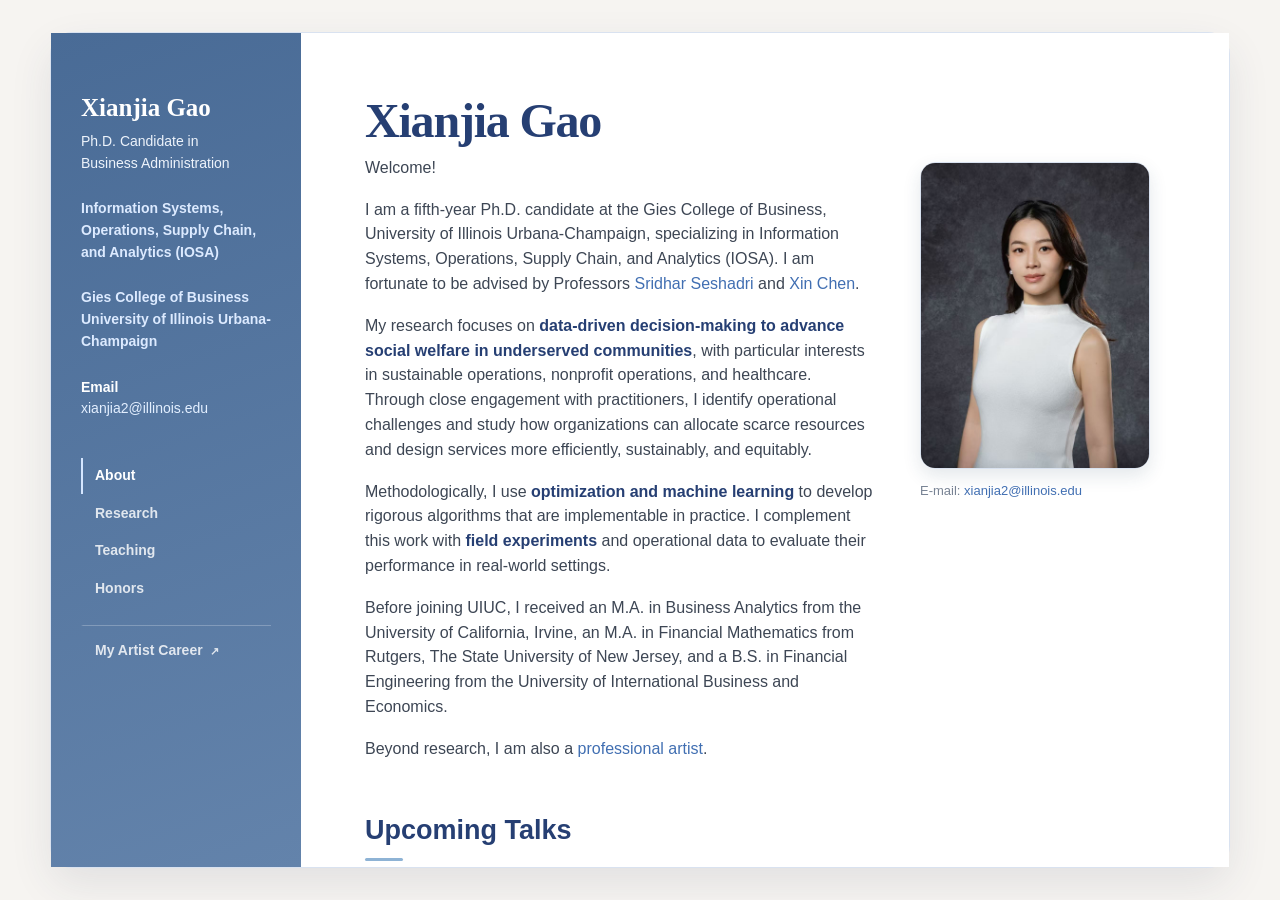
<file: index.html>
<!doctype html>
<html lang="en">
<head>
  <meta charset="utf-8">
  <meta name="viewport" content="width=device-width, initial-scale=1">
  <meta name="description" content="Xianjia Gao — Ph.D. candidate in Information Systems, Operations, Supply Chain, and Analytics at the University of Illinois Urbana-Champaign.">
  <title>Xianjia Gao</title>
  <link rel="stylesheet" href="styles.css">
</head>
<body>
  <a class="skip-link" href="#main">Skip to content</a>

  <header class="site-header">
    <div class="sidebar-inner">
      <a class="sidebar-name" href="#about">Xianjia Gao</a>
      <p class="sidebar-title">Ph.D. Candidate in<br>Business Administration</p>
      <p class="sidebar-field">Information Systems, Operations, Supply Chain, and Analytics (IOSA)</p>
      <p class="sidebar-school">Gies College of Business<br>University of Illinois Urbana-Champaign</p>
      <p class="sidebar-contact"><strong>Email</strong><br><a href="mailto:xianjia2@illinois.edu">xianjia2@illinois.edu</a></p>

      <nav class="nav" aria-label="Primary navigation">
        <a class="active" href="#about">About</a>
        <a href="#research">Research</a>
        <a href="#teaching">Teaching</a>
        <a href="#honors">Honors</a>
        <a class="nav-page-link" href="beyond-research.html">My Artist Career <span aria-hidden="true">↗</span></a>
      </nav>
    </div>
  </header>

  <main id="main" class="page">
    <section id="about" class="about section-anchor">
      <h1>Xianjia Gao</h1>

      <div class="profile-layout">
        <div class="intro-copy">
          <p>Welcome!</p>
          <p>
            I am a fifth-year Ph.D. candidate at the Gies College of Business, University of Illinois
            Urbana-Champaign, specializing in Information Systems, Operations, Supply Chain, and Analytics
            (IOSA). I am fortunate to be advised by Professors
            <a href="https://giesbusiness.illinois.edu/profile/sridhar-seshadri" target="_blank" rel="noreferrer">Sridhar Seshadri</a>
            and <a href="https://www.isye.gatech.edu/users/xin-chen" target="_blank" rel="noreferrer">Xin Chen</a>.
          </p>
          <p>
            My research focuses on <strong>data-driven decision-making to advance social welfare in underserved
            communities</strong>, with particular interests in sustainable operations, nonprofit operations, and
            healthcare. Through close engagement with practitioners, I identify operational challenges and study
            how organizations can allocate scarce resources and design services more efficiently, sustainably, and
            equitably.
          </p>
          <p>
            Methodologically, I use <strong>optimization and machine learning</strong> to develop rigorous algorithms
            that are implementable in practice. I complement this work with <strong>field experiments</strong> and
            operational data to evaluate their performance in real-world settings.
          </p>
          <p>
            Before joining UIUC, I received an M.A. in Business Analytics from the University of California,
            Irvine, an M.A. in Financial Mathematics from Rutgers, The State University of New Jersey, and a
            B.S. in Financial Engineering from the University of International Business and Economics.
          </p>
          <p>Beyond research, I am also a <a href="beyond-research.html">professional artist</a>.</p>
        </div>

        <aside class="profile-aside" aria-label="Contact information">
          <img class="headshot" src="assets/headshot.jpg" alt="Portrait of Xianjia Gao">
          <p>E-mail: <a href="mailto:xianjia2@illinois.edu">xianjia2@illinois.edu</a></p>
        </aside>
      </div>

      <div class="talks">
        <h2>Upcoming Talks</h2>
        <p><strong>2026 INFORMS Annual Meeting</strong></p>
        <ul>
          <li>
            <em>Nudging Nutrition and Reducing Waste: A Data-Driven Dynamic Point System for Client-Choice Food Pantries</em><br>
            Sunday, November 1, 3:21–3:39 PM · Moscone South–207 (Level 2)
          </li>
          <li>
            <em>Algorithmic Replenishment for Healthcare Equity: A Field Experiment in Remote Pharmaceutical Supply Chains</em><br>
            Monday, November 2, 8:54–9:12 AM · Moscone South–301 (Level 3)
          </li>
        </ul>
      </div>
    </section>

    <section id="research" class="content-section section-anchor">
      <h2>Research</h2>

      <article class="publication">
        <p class="paper-type">Accepted Paper</p>
        <h3>A Decision-Support Framework for Food Bank Operations: Overcoming Waste and Uncertainty in Food Distribution</h3>
        <p>Xianjia Gao and Xin Chen</p>
        <p><em>Forthcoming at <span class="journal-name">Manufacturing &amp; Service Operations Management (MSOM)</span></em></p>
        <p><a href="https://papers.ssrn.com/sol3/papers.cfm?abstract_id=5455454" target="_blank" rel="noreferrer">SSRN</a></p>
        <details class="paper-abstract">
          <summary>Abstract</summary>
          <div class="abstract-copy">
            <p>
              Food banks face the operational challenge of allocating uncertain and perishable donations across
              partner agencies while balancing effectiveness, efficiency, and equity. Effectiveness reflects
              nutritional value and freshness relative to agency needs, efficiency reflects waste minimization, and
              equity reflects fair distribution. Standard myopic allocation rules are not designed to manage these
              objectives jointly. We formulate the allocation problem as a dynamic program and use a fluid relaxation
              to derive two implementable policies: a static Scaled Fluid (SF) policy and an adaptive Re-Optimized
              (ReOPT) policy. We prove that both policies are asymptotically optimal, with regret scaling as
              O(√N) in the system size N. Using synthetic data and operational data from the Food Bank of the
              Southern Tier, we show that SF and ReOPT outperform standard benchmarks, including proportional
              allocation, max-min fair rationing, FIFO, and myopic fill, across a range of cost structures and
              donation-age profiles. The two policies provide food bank managers with different complexity levels.
              SF requires only a one-time linear program and is suitable when analytical infrastructure is limited,
              whereas ReOPT adapts through repeated reoptimization when real-time computation is available. The
              preferred policy depends primarily on the shelf-life composition of the donation stream.
            </p>
          </div>
        </details>
      </article>

      <article class="publication">
        <p class="paper-type">Working Paper</p>
        <h3>Nudging Nutrition and Reducing Waste: A Data-Driven Dynamic Point System for Client-Choice Food Pantries</h3>
        <p>Xianjia Gao, Xin Chen, Sridhar Seshadri, and Tammy Leonard</p>
        <p><em>Draft available upon request</em></p>
        <details class="paper-abstract">
          <summary>Abstract</summary>
          <div class="abstract-copy">
            <p>
              Client-choice food pantries allow households to select foods according to their own needs and
              preferences, often using a fixed point budget. Yet in the current practice, point prices typically remain
              unchanged even as donated supply and inventory vary substantially over time. We study how a pantry
              should jointly adjust point prices and external procurement under uncertain donations, perishability,
              and a limited purchasing budget. We model household choice through an expenditure framework and show
              that the pricing problem can be reformulated in terms of the demand the pantry wishes to induce, with
              point prices recovered afterward to implement those targets. This transformation, together with
              Lagrangian relaxation of the shared procurement budget, yields single-item joint inventory–demand
              problems with a base-stock and list-price structure. We use this structure to develop the Lagrangian
              Base-Stock Pricing (LBSP) policy and prove its asymptotic optimality.
            </p>
            <p>
              Using transaction data from Crossroads Community Services, we calibrate the model and evaluate the
              policy through counterfactual simulations. Without additional procurement funding, LBSP performs nearly
              optimal across different scenarios and outperforms benchmarks in both food distribution and waste
              reduction. Beyond these performance gains, the framework provides a systematic way to diagnose
              supply–demand mismatches across foods and identify the appropriate operational response. It shows when
              dynamic point pricing can effectively align demand with supply, when procurement or quantity limits are
              needed, and when non-price interventions may be more appropriate. The framework also yields an
              operational-value index for prioritizing additional procurement and donation requests across foods.
            </p>
          </div>
        </details>
      </article>

      <article class="publication">
        <p class="paper-type">Working Paper</p>
        <h3>Rare Demand, Reliable Access: A Field Experiment on Algorithmic Replenishment in a Retail Pharmacy Chain</h3>
        <p>Xianjia Gao, Pengyi Shi, and Sentao Miao</p>
        <p>
          A field experiment studying whether data-driven replenishment can reduce excess inventory while
          improving access to essential medicines under sparse, heterogeneous demand.
        </p>
      </article>

      <h3 class="subheading">Work in Progress</h3>
      <ul class="works-in-progress">
        <li>
          <strong>Waste-Aware Production Planning in the Perishable Food Industry</strong><br>
          Xianjia Gao, Sridhar Seshadri, and Sandeep Srinivas
        </li>
        <li>
          <strong>Can Firms Influence What AI Recommends? Evidence from Field Experiments in Generative Search</strong><br>
          Xianjia Gao, Mengyao Huang, and Natasha Zhang
        </li>
      </ul>
    </section>

    <section id="teaching" class="content-section section-anchor">
      <h2>Teaching</h2>
      <h3>BADM 275: Introduction to Operations &amp; Supply Chain Management</h3>
      <p>Sole Instructor · Spring 2026 · University of Illinois Urbana-Champaign · 50 students</p>
      <p>
        I independently taught this required undergraduate course, combining lecture discussions, analytical
        problem solving, and a team project to help students apply operations and supply chain frameworks to
        real-world business decisions.
      </p>
      <p>
        Instructor effectiveness: <strong>4.16/5.0</strong> · Course quality: <strong>4.35/5.0</strong> ·
        Response rate: <strong>74% (37 of 50)</strong>
      </p>

      <h3 class="subheading">Selected Student Feedback</h3>
      <blockquote>“The slides are very clear, and she does a great job using real-world examples to connect to the content.”</blockquote>
      <blockquote>“The worksheet we had every class helped me gain a deeper understanding of the concepts.”</blockquote>
      <blockquote>“Xianjia fostered a great classroom environment, bringing snacks and designing activities to make students want to engage.”</blockquote>
      <p class="note">Anonymous BADM 275 students · Spring 2026</p>
    </section>

    <section id="honors" class="content-section section-anchor">
      <h2>Honors and Awards</h2>
      <ul class="dated-list">
        <li><span>Robert Ferber Dissertation Award, UIUC</span><span>2026</span></li>
        <li><span>Business Administration PhD Block Fellowship Award, UIUC</span><span>2024, 2025</span></li>
        <li><span>Business Administration Doctoral Workshop Best Presentation Award, UIUC</span><span>2025</span></li>
        <li><span>Certificate in Foundations of Teaching, UIUC</span><span>May 2026</span></li>
        <li><span>Merit Scholarship, M.S. in Mathematical Finance, Rutgers University (3 of 45)</span><span>2018</span></li>
        <li><span>National Scholarship, University of International Business and Economics</span><span>2016</span></li>
        <li><span>Integrated Scholarship for Academic Performance, UIBE (Top 5%, three consecutive years)</span><span>2014–2016</span></li>
      </ul>
    </section>

    <footer class="footer">
      <p>© 2026 Xianjia Gao</p>
    </footer>
  </main>

  <script src="script.js" defer></script>
</body>
</html>
</file>
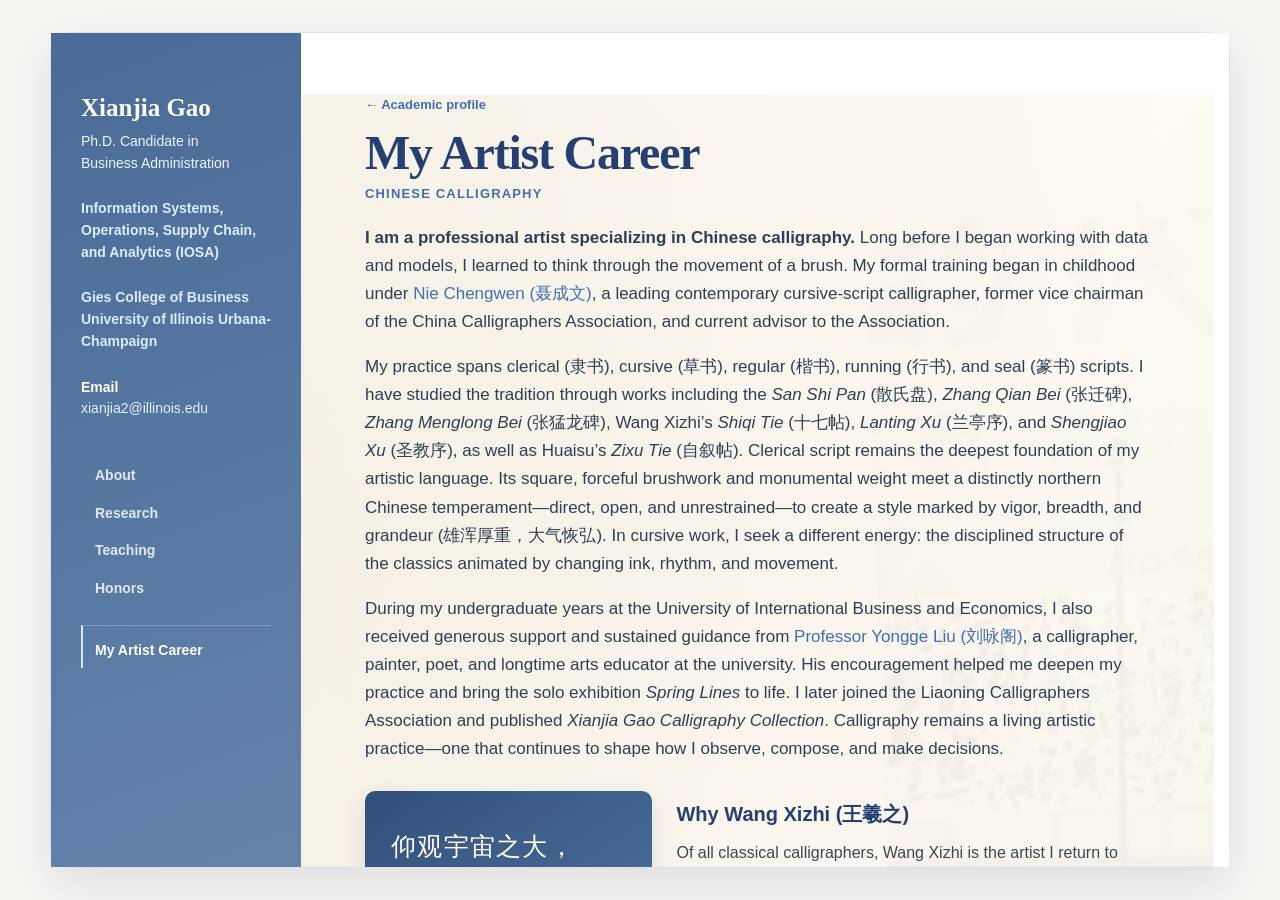
<file: beyond-research.html>
<!doctype html>
<html lang="en">
<head>
  <meta charset="utf-8">
  <meta name="viewport" content="width=device-width, initial-scale=1">
  <meta name="description" content="My artist career: Xianjia Gao's practice as a professional Chinese calligraphy artist, including selected works, exhibitions, and press coverage.">
  <title>My Artist Career | Xianjia Gao</title>
  <link rel="stylesheet" href="styles.css?v=20261022-gallery">
</head>
<body>
  <a class="skip-link" href="#main">Skip to content</a>

  <header class="site-header">
    <div class="sidebar-inner">
      <a class="sidebar-name" href="index.html#about">Xianjia Gao</a>
      <p class="sidebar-title">Ph.D. Candidate in<br>Business Administration</p>
      <p class="sidebar-field">Information Systems, Operations, Supply Chain, and Analytics (IOSA)</p>
      <p class="sidebar-school">Gies College of Business<br>University of Illinois Urbana-Champaign</p>
      <p class="sidebar-contact"><strong>Email</strong><br><a href="mailto:xianjia2@illinois.edu">xianjia2@illinois.edu</a></p>

      <nav class="nav" aria-label="Primary navigation">
        <a href="index.html#about">About</a>
        <a href="index.html#research">Research</a>
        <a href="index.html#teaching">Teaching</a>
        <a href="index.html#honors">Honors</a>
        <a class="nav-page-link active" href="beyond-research.html" aria-current="page">My Artist Career</a>
      </nav>
    </div>
  </header>

  <main id="main" class="page">
    <section id="beyond-research" class="standalone-section">
      <p class="page-return"><a href="index.html">← Academic profile</a></p>
      <h1>My Artist Career</h1>
      <div class="beyond-page">
        <p class="beyond-title">Chinese Calligraphy</p>
        <div class="beyond-content">
          <p class="artist-lede">
            <strong>I am a professional artist specializing in Chinese calligraphy.</strong> Long before I began
            working with data and models, I learned to think through the movement of a brush. My formal training
            began in childhood under
            <a href="https://baike.baidu.com/item/%E8%81%82%E6%88%90%E6%96%87/4356473" target="_blank" rel="noreferrer">Nie Chengwen (聂成文)</a>,
            a leading contemporary cursive-script calligrapher, former vice chairman of the China Calligraphers
            Association, and current advisor to the Association.
          </p>
          <p class="artist-lede">
            My practice spans clerical (隶书), cursive (草书), regular (楷书), running (行书), and seal (篆书)
            scripts. I have studied the tradition through works including the <em>San Shi Pan</em> (散氏盘),
            <em>Zhang Qian Bei</em> (张迁碑), <em>Zhang Menglong Bei</em> (张猛龙碑), Wang Xizhi’s
            <em>Shiqi Tie</em> (十七帖), <em>Lanting Xu</em> (兰亭序), and <em>Shengjiao Xu</em> (圣教序), as well
            as Huaisu’s <em>Zixu Tie</em> (自叙帖). Clerical script remains the deepest foundation of my artistic
            language. Its square, forceful brushwork and monumental weight meet a distinctly northern Chinese
            temperament—direct, open, and unrestrained—to create a style marked by vigor, breadth, and grandeur
            (<span lang="zh-Hans">雄浑厚重，大气恢弘</span>). In cursive work, I seek a different energy: the
            disciplined structure of the classics animated by changing ink, rhythm, and movement.
          </p>
          <p class="artist-lede">
            During my undergraduate years at the University of International Business and Economics, I also
            received generous support and sustained guidance from
            <a href="https://news.uibe.edu.cn/info/1608/21581.htm" target="_blank" rel="noreferrer">Professor Yongge Liu (刘咏阁)</a>,
            a calligrapher, painter, poet, and longtime arts educator at the university. His encouragement helped
            me deepen my practice and bring the solo exhibition <em>Spring Lines</em> to life. I later joined the
            Liaoning Calligraphers Association and published <em>Xianjia Gao Calligraphy Collection</em>.
            Calligraphy remains a living artistic practice—one that continues to shape how I observe, compose,
            and make decisions.
          </p>

          <div class="artist-philosophy">
            <blockquote class="artist-quote">
              <p lang="zh-Hans">仰观宇宙之大，<br>俯察品类之盛。</p>
              <p class="quote-translation">“Look up at the vastness of the universe; look down at the richness of all things.”</p>
              <cite>Wang Xizhi, <a href="https://theme.npm.edu.tw/exh108/npmxkmfa/ch/page-3.html" target="_blank" rel="noreferrer"><em>Lantingji Xu</em></a></cite>
            </blockquote>

            <div class="artist-philosophy-copy">
              <h3>Why Wang Xizhi <span lang="zh-Hans">(王羲之)</span></h3>
              <p>
                Of all classical calligraphers, Wang Xizhi is the artist I return to most often. I admire not
                only the elegance of his line, but also the intelligence of his balance: restraint without
                stiffness, variation without disorder, and movement held together by structure.
              </p>
              <p>
                His words from <em>Lantingji Xu</em> capture what I value in both art and inquiry—the ability
                to hold the whole in view while remaining attentive to the richness of each particular.
              </p>
            </div>
          </div>

          <div class="artist-feature">
            <p class="artist-kicker">A distinctive week in Beijing</p>
            <h3>Two solo exhibitions, five days apart</h3>
            <p>
              In May 2016, I presented two solo exhibitions in Beijing. <em>Spring Lines</em> opened at the
              University of International Business and Economics on May 10; the university described it as
              its first solo exhibition by a current student in recent years. <em>Xian · Ink</em> opened five
              days later at Shengshi Tiankong Art Museum in the 798 Art District. At the first exhibition, I
              donated two works to the university library and its Department of Culture and Arts.
            </p>
          </div>

          <div class="artist-gallery-block">
            <h3>From <em>Spring Lines</em></h3>
            <div class="artist-gallery exhibition-gallery">
              <figure>
                <a href="assets/calligraphy-exhibition-opening.jpg" target="_blank">
                  <img src="assets/calligraphy-exhibition-opening.jpg" alt="Opening ceremony, live calligraphy, and exhibition views from the Spring Lines solo exhibition" loading="lazy">
                </a>
                <figcaption>Opening ceremony and exhibition views · UIBE, May 2016</figcaption>
              </figure>
              <figure>
                <a href="assets/calligraphy-exhibition-guests.jpg" target="_blank">
                  <img src="assets/calligraphy-exhibition-guests.jpg" alt="Invited calligraphers and university guests speaking at the Spring Lines exhibition" loading="lazy">
                </a>
                <figcaption>Invited calligraphers and university guests at the opening</figcaption>
              </figure>
              <figure>
                <a href="assets/calligraphy-exhibition-works.jpg" target="_blank">
                  <img src="assets/calligraphy-exhibition-works.jpg" alt="Exhibition discussion, recognition, and presentation of calligraphy works at Spring Lines" loading="lazy">
                </a>
                <figcaption>Exhibition discussion, recognition, and presentation of works</figcaption>
              </figure>
            </div>
            <p class="photo-credit">Photographs: University of International Business and Economics News</p>
          </div>

          <div class="artist-gallery-block selected-works">
            <h3>Selected Works</h3>
            <p class="gallery-intro">Selected works across scripts and formats. Click any image to see it at full size.</p>
            <div class="artist-gallery portfolio-gallery">
              <figure>
                <a href="assets/calligraphy-work-clerical.jpg" target="_blank">
                  <img src="assets/calligraphy-work-clerical.jpg" alt="A complete clerical-script calligraphy work by Xianjia Gao" loading="lazy">
                </a>
                <figcaption>Clerical-script work</figcaption>
              </figure>
              <figure>
                <a href="assets/calligraphy-work-cursive-2011.jpg" target="_blank">
                  <img src="assets/calligraphy-work-cursive-2011.jpg" alt="A complete large-format cursive calligraphy work by Xianjia Gao from 2011" loading="lazy">
                </a>
                <figcaption>Large-format cursive work · 2011</figcaption>
              </figure>
              <figure>
                <a href="assets/calligraphy-sina-textured-paper.jpg" target="_blank">
                  <img src="assets/calligraphy-sina-textured-paper.jpg" alt="A mounted calligraphy work by Xianjia Gao on two pieces of textured paper" loading="lazy">
                </a>
                <figcaption>Mounted work on textured paper · <em>Xian · Ink</em></figcaption>
              </figure>
              <figure>
                <a href="assets/calligraphy-sina-fan.jpg" target="_blank">
                  <img src="assets/calligraphy-sina-fan.jpg" alt="A fan-format calligraphy work by Xianjia Gao" loading="lazy">
                </a>
                <figcaption>Fan-format work · <em>Xian · Ink</em></figcaption>
              </figure>
              <figure>
                <a href="assets/calligraphy-sina-clerical-scroll.jpg" target="_blank">
                  <img src="assets/calligraphy-sina-clerical-scroll.jpg" alt="A mounted clerical-script hanging scroll by Xianjia Gao" loading="lazy">
                </a>
                <figcaption>Clerical-script hanging scroll · <em>Xian · Ink</em></figcaption>
              </figure>
              <figure>
                <a href="assets/calligraphy-sina-cursive-scroll.jpg" target="_blank">
                  <img src="assets/calligraphy-sina-cursive-scroll.jpg" alt="A mounted cursive-script hanging scroll by Xianjia Gao" loading="lazy">
                </a>
                <figcaption>Cursive-script hanging scroll · <em>Xian · Ink</em></figcaption>
              </figure>
              <figure>
                <a href="assets/calligraphy-sina-five-scrolls.jpg" target="_blank">
                  <img src="assets/calligraphy-sina-five-scrolls.jpg" alt="Five hanging-scroll calligraphy works by Xianjia Gao installed at the Xian Ink exhibition" loading="lazy">
                </a>
                <figcaption>Five hanging-scroll works installed at <em>Xian · Ink</em></figcaption>
              </figure>
            </div>
            <p class="photo-credit">
              Images: encyclopedia archive and
              <a href="https://collection.sina.com.cn/ddys/zh/2016-05-15/doc-ifxsenvm0446396.shtml" target="_blank" rel="noreferrer">Sina Collection’s coverage of <em>Xian · Ink</em></a>
            </p>
          </div>

          <div class="artist-columns">
            <div>
              <h3>Exhibitions &amp; Publication</h3>
              <ul class="artist-list">
                <li><strong><em>Xian · Ink</em></strong><br>Shengshi Tiankong Art Museum, 798 Art District, Beijing · 2016</li>
                <li><strong><em>Spring Lines</em></strong><br>University of International Business and Economics, Beijing · 2016</li>
                <li>Secretary-General, Beijing University Painting and Calligraphy Federation · 2015–2016</li>
                <li>Published <em>Xianjia Gao Calligraphy Collection</em> · 2012</li>
                <li>Member, Liaoning Calligraphers Association · since 2008</li>
              </ul>
            </div>
            <div>
              <h3>Selected Recognition</h3>
              <ul class="artist-list">
                <li>Excellence Award, First World Chinese Games Calligraphy and Painting Exhibition · 2011</li>
                <li>Two works selected, First Uijeongbu International Calligraphy Grand Exhibition · 2011</li>
                <li>Selected, National Work Safety Calligraphy and Painting Exhibition · 2011</li>
                <li>Selected, Second Liaoning Lanting Award Calligraphy Exhibition · 2007</li>
                <li>Gold Award, “Love My China” National Youth Calligraphy and Painting Biennale · 2006</li>
              </ul>
            </div>
          </div>

          <div class="artist-press">
            <h3>In the News</h3>
            <div class="press-grid">
              <a class="press-card" href="https://news.uibe.edu.cn/info/1388/24397.htm" target="_blank" rel="noreferrer">
                <span class="press-source">UIBE News · May 11, 2016</span>
                <strong>“Spring Lines”: Xianjia Gao Calligraphy Exhibition</strong>
                <span class="press-link">Read the story <span aria-hidden="true">↗</span></span>
              </a>
              <a class="press-card" href="https://collection.sina.com.cn/ddys/zh/2016-05-15/doc-ifxsenvm0446396.shtml" target="_blank" rel="noreferrer">
                <span class="press-source">Sina Collection · May 15, 2016</span>
                <strong><em>Xian · Ink</em>: Xianjia Gao Calligraphy Exhibition at Shengshi Tiankong Art Museum</strong>
                <span class="press-link">Read the story <span aria-hidden="true">↗</span></span>
              </a>
            </div>
          </div>
        </div>
      </div>
    </section>

    <footer class="footer">
      <p>© 2026 Xianjia Gao</p>
    </footer>
  </main>
</body>
</html>
</file>
<file: styles.css>
:root {
  --navy: #263f73;
  --blue: #7297d0;
  --blue-dark: #416fb2;
  --blue-soft: #eef3fc;
  --blue-line: #d9e2f0;
  --canvas: #f6f4f1;
  --text: #3d4654;
  --muted: #788394;
  --white: #fff;
}

* { box-sizing: border-box; }
html { scroll-behavior: smooth; background: var(--canvas); }

body {
  display: grid;
  grid-template-columns: 250px minmax(0, 1fr);
  grid-template-rows: minmax(0, 1fr);
  grid-template-areas: "sidebar main";
  width: min(1180px, calc(100% - 64px));
  height: calc(100vh - 64px);
  margin: 32px auto;
  overflow: hidden;
  border: 1px solid var(--blue-line);
  border-radius: 22px;
  background: var(--white);
  box-shadow: 0 16px 42px rgb(48 63 91 / 10%);
  color: var(--text);
  font-family: -apple-system, BlinkMacSystemFont, "Avenir Next", "Helvetica Neue", "Segoe UI", sans-serif;
  font-size: 16px;
  line-height: 1.55;
}

a { color: var(--blue-dark); text-decoration: none; }
a:hover, a:focus { color: var(--navy); text-decoration: underline; text-underline-offset: 3px; }

.skip-link {
  position: fixed;
  top: -50px;
  left: 16px;
  z-index: 20;
  padding: 8px 12px;
  border: 1px solid var(--blue-line);
  background: #fff;
}
.skip-link:focus { top: 10px; }

.site-header {
  grid-area: sidebar;
  padding: 60px 30px;
  background: linear-gradient(160deg, #496b96 0%, #6383ab 100%);
  border-right: 0;
}

.sidebar-inner {
  position: sticky;
  top: 48px;
}

.sidebar-name {
  display: inline-block;
  margin-bottom: 8px;
  color: #fff;
  font-family: Georgia, "Times New Roman", serif;
  font-size: 25px;
  font-weight: 700;
  line-height: 1.2;
}

.sidebar-title,
.sidebar-field,
.sidebar-school,
.sidebar-contact {
  margin: 0 0 24px;
  color: #edf3fb;
  font-size: 14px;
  line-height: 1.55;
}

.sidebar-field,
.sidebar-school {
  color: #dceaff;
  font-weight: 600;
}

.sidebar-contact strong { color: #fff; }
.sidebar-contact a { color: #e3efff; }

.nav {
  display: flex;
  flex-direction: column;
  gap: 2px;
  margin-top: 38px;
}

.nav a {
  display: block;
  padding: 7px 0 7px 12px;
  border-left: 2px solid transparent;
  color: rgb(255 255 255 / 82%);
  font-size: 14px;
  font-weight: 600;
}

.nav a:hover,
.nav a:focus,
.nav a.active {
  border-left-color: #d5e6ff;
  color: #fff;
  text-decoration: none;
}

.nav .nav-page-link {
  margin-top: 16px;
  padding-top: 14px;
  border-top: 1px solid rgb(255 255 255 / 24%);
}

.nav .nav-page-link span {
  margin-left: 3px;
  font-size: 11px;
}

.page {
  grid-area: main;
  min-width: 0;
  height: 100%;
  padding: 62px 64px 76px;
  overflow-y: auto;
  overscroll-behavior: contain;
  scrollbar-gutter: stable;
  background: #fff;
  scroll-behavior: smooth;
}

.section-anchor { scroll-margin-top: 24px; }

h1, h2, h3, p { margin-top: 0; }

h1 {
  margin-bottom: 8px;
  color: var(--navy);
  font-family: Georgia, "Times New Roman", serif;
  font-size: 48px;
  font-weight: 700;
  letter-spacing: -0.025em;
  line-height: 1.1;
}

h2 {
  margin-bottom: 26px;
  color: var(--navy);
  font-size: 27px;
  font-weight: 700;
  line-height: 1.3;
}

h2::after {
  display: block;
  width: 38px;
  height: 3px;
  margin-top: 10px;
  border-radius: 2px;
  background: #8eb3d5;
  content: "";
}

h3 {
  margin-bottom: 5px;
  color: var(--navy);
  font-size: 17px;
  font-weight: 700;
  line-height: 1.45;
}

p { margin-bottom: 17px; }
ul { margin-top: 8px; }
li::marker { color: var(--blue); }

.profile-layout {
  display: grid;
  grid-template-columns: minmax(0, 1fr) 230px;
  align-items: start;
  gap: 46px;
}

.profile-aside {
  width: 230px;
  margin-top: 6px;
  color: var(--muted);
  font-size: 13px;
}

.profile-aside p { margin-top: 12px; }

.headshot {
  display: block;
  width: 230px;
  height: 307px;
  object-fit: cover;
  border: 1px solid var(--blue-line);
  border-radius: 15px;
  box-shadow: 0 7px 18px rgb(30 64 94 / 12%);
}

.intro-copy strong { color: var(--navy); font-weight: 700; }

.talks {
  padding-top: 34px;
}

.talks h2 { margin-bottom: 15px; }
.talks p { color: var(--navy); }
.talks ul { padding-left: 22px; }
.talks li { margin-bottom: 13px; padding-left: 4px; }

.content-section {
  padding-top: 68px;
}

.content-section + .content-section {
  margin-top: 68px;
  padding-top: 68px;
  border-top: 1px solid var(--blue-line);
}

.publication {
  padding: 0 0 28px;
  margin-bottom: 28px;
  border-bottom: 1px solid var(--blue-line);
}

.publication p { margin-bottom: 7px; }
.publication h3 { max-width: 850px; }
.paper-type {
  margin-bottom: 8px !important;
  color: var(--blue-dark);
  font-size: 13px;
  font-weight: 700;
  letter-spacing: 0.02em;
}

.paper-abstract {
  margin-top: 14px;
}

.paper-abstract summary {
  display: inline-flex;
  align-items: center;
  gap: 8px;
  padding: 7px 12px;
  border: 1px solid var(--blue-line);
  border-radius: 7px;
  color: var(--blue-dark);
  background: #f6faff;
  font-size: 14px;
  font-weight: 700;
  line-height: 1;
  cursor: pointer;
  list-style: none;
  transition: background 160ms ease, border-color 160ms ease;
}

.paper-abstract summary::-webkit-details-marker { display: none; }

.paper-abstract summary::after {
  content: "+";
  font-size: 17px;
  font-weight: 500;
  line-height: 0.8;
}

.paper-abstract[open] summary::after { content: "−"; }

.paper-abstract summary:hover,
.paper-abstract summary:focus-visible {
  border-color: #8fb2d1;
  background: #edf5fc;
}

.paper-abstract summary:focus-visible {
  outline: 2px solid var(--blue-dark);
  outline-offset: 2px;
}

.abstract-copy {
  margin-top: 13px;
  padding: 15px 18px;
  border-left: 3px solid #9dbedc;
  background: #f8fbfe;
  color: #425466;
}

.abstract-copy p {
  margin: 0;
}

.abstract-copy p + p {
  margin-top: 13px;
}

.subheading {
  margin: 30px 0 13px;
  color: var(--blue-dark);
  font-size: 18px;
}

.works-in-progress { padding-left: 22px; }
.works-in-progress li { margin-bottom: 14px; }

blockquote {
  margin: 0 0 13px;
  padding: 2px 0 2px 18px;
  border-left: 3px solid #9dbedc;
  color: #455767;
}

.note { color: var(--muted); font-size: 14px; }

.dated-list {
  padding: 0;
  margin: 0;
  list-style: none;
}

.dated-list li {
  display: grid;
  grid-template-columns: minmax(0, 1fr) auto;
  align-items: baseline;
  gap: 20px;
  padding: 7px 0;
}

.dated-list li span:last-child {
  color: var(--blue-dark);
  font-weight: 600;
  white-space: nowrap;
}

#honors .dated-list {
  font-size: 14px;
  line-height: 1.4;
}

#honors .dated-list li { gap: 14px; padding: 6px 0; }

#beyond-research {
  position: relative;
  isolation: isolate;
  margin-right: -64px;
  margin-left: -64px;
  padding-right: 64px;
  padding-bottom: 44px;
  padding-left: 64px;
  overflow: hidden;
  background:
    radial-gradient(circle at 8% 10%, rgb(184 151 101 / 8%) 0, transparent 33%),
    radial-gradient(circle at 94% 62%, rgb(71 83 96 / 6%) 0, transparent 36%),
    linear-gradient(100deg, #faf7ef 0%, #fffdf8 48%, #f8f4eb 100%);
}

#beyond-research::before {
  position: absolute;
  top: 82px;
  right: -52px;
  z-index: 0;
  width: 390px;
  height: 760px;
  background: url("assets/calligraphy-work-one-left.jpg") 48% center / cover no-repeat;
  content: "";
  filter: grayscale(1) contrast(1.18);
  mix-blend-mode: multiply;
  opacity: 0.045;
  pointer-events: none;
  transform: rotate(-2deg);
}

#beyond-research > * {
  position: relative;
  z-index: 1;
}

#beyond-research h1 { margin-bottom: 10px; }

.page-return {
  margin-bottom: 12px;
  font-size: 13px;
  font-weight: 600;
}

.beyond-page { max-width: 900px; }

.beyond-title {
  margin: -6px 0 20px;
  color: var(--blue-dark);
  font-size: 13px;
  font-weight: 700;
  letter-spacing: 0.09em;
  text-transform: uppercase;
}

.beyond-content { padding: 0; }
.beyond-content .note { margin: 18px 0 0; }

.artist-lede {
  color: #303f55;
  font-size: 17px;
  line-height: 1.65;
}

.artist-philosophy {
  display: grid;
  grid-template-columns: minmax(210px, 0.85fr) minmax(0, 1.4fr);
  align-items: stretch;
  gap: 24px;
  margin: 28px 0;
}

.artist-quote {
  display: flex;
  flex-direction: column;
  justify-content: center;
  min-height: 250px;
  padding: 26px;
  margin: 0;
  border: 0;
  border-radius: 10px;
  background: linear-gradient(145deg, #324f7b 0%, #5579a5 100%);
  box-shadow: 0 10px 24px rgb(38 63 115 / 13%);
  color: #fff;
}

.artist-quote > p:first-child {
  margin-bottom: 18px;
  font-family: "Songti SC", "STSong", "Noto Serif CJK SC", Georgia, serif;
  font-size: 25px;
  letter-spacing: 0.05em;
  line-height: 1.65;
}

.artist-quote .quote-translation {
  margin-bottom: 18px;
  color: #edf4ff;
  font-family: Georgia, "Times New Roman", serif;
  font-size: 14px;
  font-style: italic;
  line-height: 1.55;
}

.artist-quote cite {
  color: #dce9fa;
  font-size: 11px;
  font-style: normal;
}

.artist-quote a { color: #fff; }

.artist-philosophy-copy {
  display: flex;
  flex-direction: column;
  justify-content: center;
}

.artist-philosophy-copy h3 { margin-bottom: 12px; font-size: 20px; }
.artist-philosophy-copy p:last-child { margin-bottom: 0; }

.research-art-bridge {
  margin: 30px 0;
  padding: 25px 26px 23px;
  border: 1px solid var(--blue-line);
  border-radius: 10px;
  background: #fff;
  box-shadow: 0 7px 20px rgb(38 63 115 / 6%);
}

.research-art-bridge h3 { margin-bottom: 14px; font-size: 20px; }
.research-art-bridge p:last-child { margin-bottom: 0; }

.system-principle {
  display: grid;
  gap: 4px;
  margin: 0 0 19px;
  padding: 15px 17px;
  border-left: 3px solid #8eb3d5;
  background: var(--blue-soft);
}

.system-principle > span:first-child {
  color: var(--navy);
  font-family: "Songti SC", "STSong", "Noto Serif CJK SC", Georgia, serif;
  font-size: 18px;
  font-weight: 700;
}

.system-principle > span:nth-child(2) {
  color: #53657a;
  font-family: Georgia, "Times New Roman", serif;
  font-size: 13px;
  font-style: italic;
}

.system-principle cite {
  margin-top: 4px;
  color: var(--muted);
  font-size: 11px;
  font-style: normal;
}

.artist-feature {
  margin: 28px 0;
  padding: 22px 24px;
  border-left: 4px solid #87aaca;
  background: #fff;
  box-shadow: 0 7px 20px rgb(38 63 115 / 7%);
}

.artist-feature h3 { margin-bottom: 10px; font-size: 19px; }
.artist-feature p:last-child { margin-bottom: 0; }

.artist-kicker {
  margin-bottom: 5px;
  color: var(--blue-dark);
  font-size: 12px;
  font-weight: 700;
  letter-spacing: 0.08em;
  text-transform: uppercase;
}

.artist-gallery-block { margin: 30px 0; }
.artist-gallery-block > h3 { margin-bottom: 13px; font-size: 19px; }

.artist-gallery {
  display: grid;
  grid-template-columns: repeat(3, minmax(0, 1fr));
  gap: 13px;
}

.exhibition-gallery { grid-template-columns: repeat(2, minmax(0, 1fr)); }

.gallery-intro {
  margin: -3px 0 14px;
  color: var(--muted);
  font-size: 13px;
}

.selected-works {
  padding-top: 26px;
  border-top: 1px solid var(--blue-line);
}

.works-gallery img { object-position: center; }

.portfolio-gallery {
  display: grid;
  grid-template-columns: repeat(2, minmax(0, 1fr));
  align-items: start;
  gap: 20px;
}

.artist-gallery.portfolio-gallery a {
  padding: 16px;
  background: #f7f4ed;
}

.artist-gallery.portfolio-gallery img {
  width: 100%;
  height: auto;
  aspect-ratio: auto;
  object-fit: contain;
}

.artist-gallery figure {
  overflow: hidden;
  margin: 0;
  border: 1px solid var(--blue-line);
  border-radius: 9px;
  background: #fff;
}

.artist-gallery a {
  display: block;
  overflow: hidden;
  background: var(--blue-soft);
}

.artist-gallery img {
  display: block;
  width: 100%;
  aspect-ratio: 4 / 3;
  object-fit: cover;
  transition: transform 180ms ease;
}

.artist-gallery a:hover img,
.artist-gallery a:focus img { transform: scale(1.025); }

.artist-gallery figcaption {
  padding: 10px 11px 12px;
  color: var(--muted);
  font-size: 11px;
  line-height: 1.45;
}

.photo-credit {
  margin: 8px 0 0;
  color: #929bab;
  font-size: 11px;
  text-align: right;
}

.artist-columns {
  display: grid;
  grid-template-columns: repeat(2, minmax(0, 1fr));
  gap: 34px;
}

.artist-columns h3 {
  padding-bottom: 8px;
  margin-bottom: 11px;
  border-bottom: 1px solid var(--blue-line);
}

.artist-list {
  padding-left: 18px;
  margin: 0;
}

.artist-list li { margin-bottom: 12px; padding-left: 2px; }

.artist-press {
  margin: 30px 0 0;
  padding-top: 17px;
  border-top: 1px solid var(--blue-line);
}

.artist-press > h3 { margin-bottom: 13px; font-size: 19px; }

.press-grid {
  display: grid;
  grid-template-columns: repeat(2, minmax(0, 1fr));
  gap: 12px;
}

.press-card {
  display: flex;
  min-height: 155px;
  flex-direction: column;
  padding: 16px;
  border: 1px solid var(--blue-line);
  border-radius: 9px;
  background: #fff;
  box-shadow: 0 4px 14px rgb(38 63 115 / 5%);
}

.press-card:hover,
.press-card:focus {
  border-color: #a9bed9;
  text-decoration: none;
  transform: translateY(-2px);
}

.press-source {
  margin-bottom: 11px;
  color: var(--muted);
  font-size: 10px;
  font-weight: 700;
  letter-spacing: 0.04em;
  text-transform: uppercase;
}

.press-card strong {
  color: var(--navy);
  font-size: 14px;
  line-height: 1.45;
}

.press-link {
  margin-top: auto;
  padding-top: 14px;
  color: var(--blue-dark);
  font-size: 11px;
  font-weight: 700;
}

.press-card:only-child { grid-column: 1 / -1; }

.footer {
  margin: 72px 0 0;
  padding: 20px 0 0;
  border-top: 1px solid var(--blue-line);
  color: var(--muted);
  font-size: 13px;
}

.footer p { margin: 0; }

@media (max-width: 900px) {
  body {
    display: block;
    width: 100%;
    height: auto;
    min-height: 100vh;
    margin: 0;
    overflow: visible;
    border: 0;
    border-radius: 0;
    box-shadow: none;
  }

  .site-header {
    position: sticky;
    top: 0;
    z-index: 10;
    padding: 12px 22px 10px;
    border-right: 0;
    border-bottom: 0;
    background: linear-gradient(100deg, rgb(71 104 148 / 98%), rgb(96 129 171 / 98%));
    backdrop-filter: blur(8px);
  }

  .sidebar-inner {
    position: static;
    display: grid;
    grid-template-columns: auto minmax(0, 1fr);
    align-items: center;
    gap: 18px;
  }

  .sidebar-name { margin: 0; font-size: 20px; white-space: nowrap; }
  .sidebar-title, .sidebar-field, .sidebar-school, .sidebar-contact { display: none; }

  .nav {
    flex-direction: row;
    justify-content: flex-end;
    gap: 13px;
    margin: 0;
    overflow-x: auto;
    white-space: nowrap;
  }

  .nav a {
    padding: 5px 0;
    border-bottom: 2px solid transparent;
    border-left: 0;
    font-size: 13px;
  }

  .nav a:hover,
  .nav a:focus,
  .nav a.active { border-bottom-color: #dbeaff; border-left: 0; }

  .nav .nav-page-link {
    margin-top: 0;
    padding-top: 5px;
    border-top: 0;
  }

  .page { height: auto; padding: 46px 42px 70px; overflow: visible; }
  .footer { margin-top: 64px; }
  .section-anchor { scroll-margin-top: 76px; }

  #beyond-research {
    margin-right: -42px;
    margin-left: -42px;
    padding-right: 42px;
    padding-left: 42px;
  }
}

@media (max-width: 700px) {
  .site-header { padding-inline: 20px; }
  .sidebar-inner { grid-template-columns: 1fr; gap: 4px; }
  .sidebar-name { font-size: 18px; }
  .nav { justify-content: flex-start; }

  .page { padding: 38px 22px 60px; }
  .footer { margin-top: 56px; }
  h1 { font-size: 40px; }
  h2 { font-size: 25px; }

  .profile-layout { grid-template-columns: 1fr; gap: 12px; }
  .profile-aside { width: 205px; margin: 10px 0 24px; }
  .headshot { width: 205px; height: 273px; border-radius: 12px; }
  .content-section { padding-top: 52px; }
  .content-section + .content-section { margin-top: 52px; padding-top: 52px; }

  #beyond-research {
    margin-right: -22px;
    margin-left: -22px;
    padding-right: 22px;
    padding-bottom: 32px;
    padding-left: 22px;
  }

  #beyond-research::before {
    top: 170px;
    right: -150px;
    opacity: 0.035;
  }

  #honors .dated-list { font-size: 13px; }
  #honors .dated-list li { grid-template-columns: minmax(0, 1fr) auto; gap: 10px; }
  #beyond-research .dated-list li { grid-template-columns: 1fr; gap: 0; }
  .artist-philosophy { grid-template-columns: 1fr; gap: 18px; }
  .artist-quote { min-height: 0; padding: 23px; }
  .research-art-bridge { padding: 22px 20px; }
  .artist-columns { grid-template-columns: 1fr; gap: 18px; }
  .artist-feature { padding: 19px 20px; }
  .artist-gallery { grid-template-columns: 1fr; }
  .artist-gallery.portfolio-gallery { grid-template-columns: 1fr; }
  .artist-gallery figcaption { font-size: 12px; }
  .press-grid { grid-template-columns: 1fr; }
  .press-card { min-height: 0; }
}
</file>
